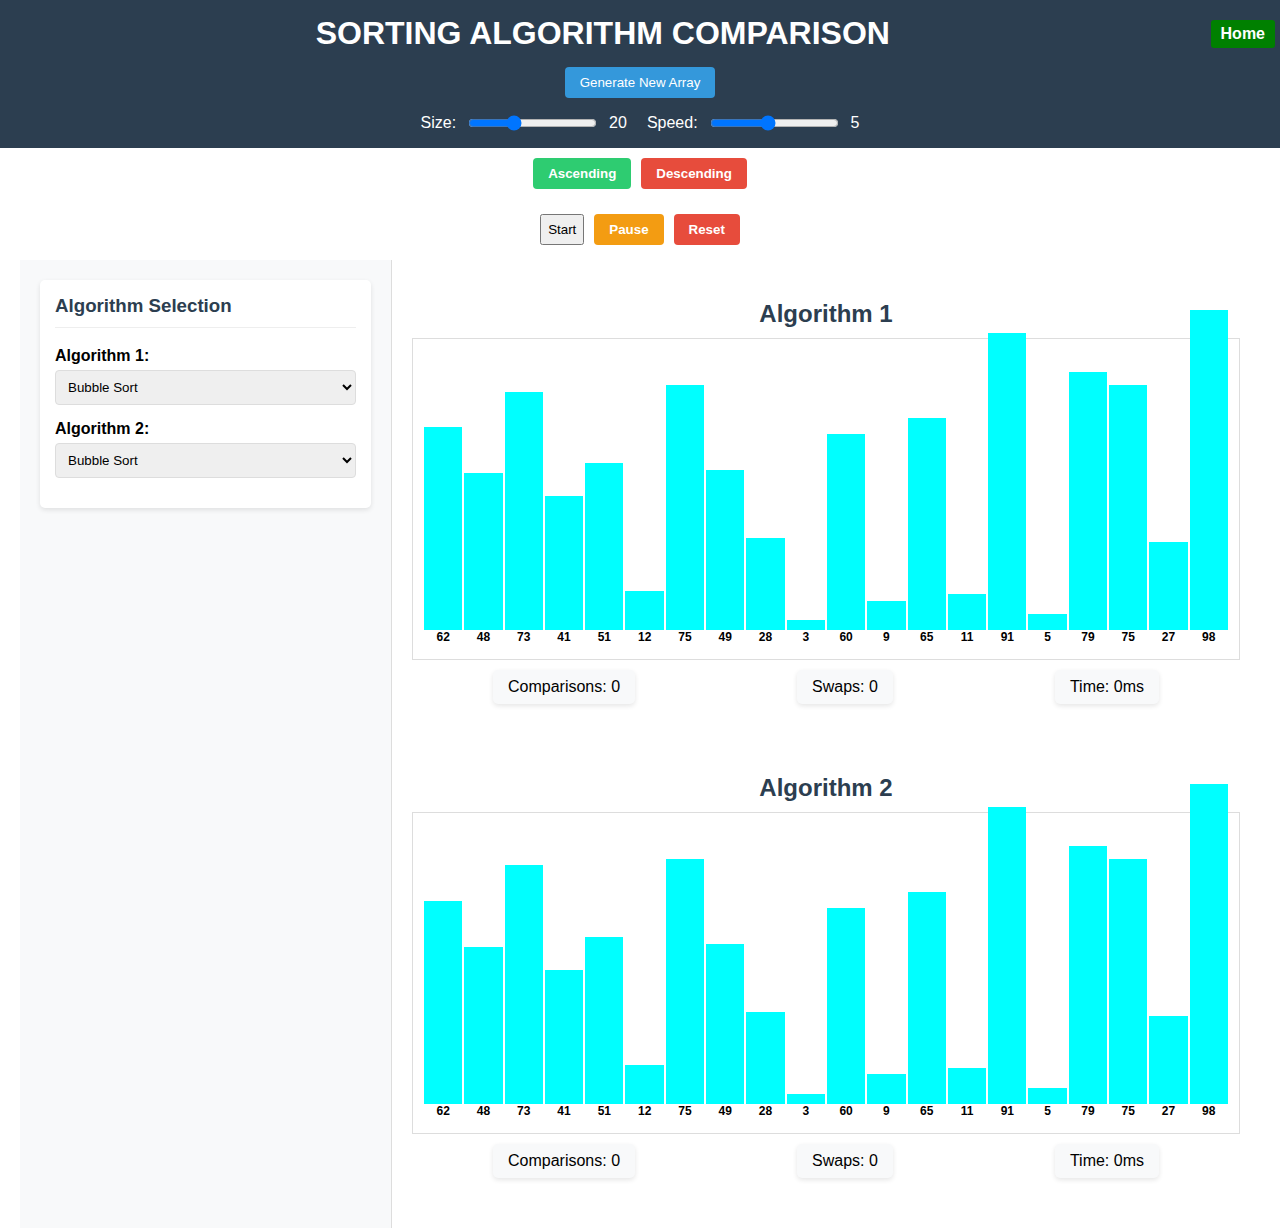
<file: Sorting/compare/index.html>
<!DOCTYPE html>
<html lang="en">
<head>
    <meta charset="UTF-8">
    <meta http-equiv="X-UA-Compatible" content="IE=edge">
    <meta name="viewport" content="width=device-width, initial-scale=1.0">
    <title>Sorting Algorithm Comparison</title>
    <style>
        body {
            margin: 0;
            padding: 0;
            font-family: 'Poppins', sans-serif;
            overflow-x: hidden;
        }

        #fullbody {
            display: flex;
            flex-direction: column;
            min-height: 100vh;
        }

        #mainlink {
            float: right;
            padding: 5px 10px;
            margin: 5px;
            background-color: green;
            color: white;
            border: none;
            border-radius: 3px;
            cursor: pointer;
        }

        #mainlink a {
            color: white;
            text-decoration: none;
            font-weight: bold;
        }

        #mainlink:hover {
            background-color: darkgreen;
        }

        header {
            background-color: #2c3e50;
            color: white;
            padding: 15px 0;
            text-align: center;
        }

        #name {
            margin: 0;
            font-size: 2rem;
        }

        #basic_btn {
            margin-top: 15px;
        }

        .gen {
            display: flex;
            justify-content: center;
            gap: 15px;
            margin-bottom: 15px;
        }

        #generate {
            padding: 8px 15px;
            background-color: #3498db;
            color: white;
            border: none;
            border-radius: 4px;
            cursor: pointer;
        }

        .sizespeed {
            display: flex;
            justify-content: center;
            gap: 20px;
            flex-wrap: wrap;
        }

        .array_range, .array_speed {
            display: flex;
            align-items: center;
            gap: 10px;
        }

        #maximize-btn {
            padding: 8px 15px;
            background-color: #1abc9c;
            color: white;
            border: none;
            border-radius: 4px;
            cursor: pointer;
            margin-left: 10px;
        }

        #sort-order-buttons {
            display: flex;
            justify-content: center;
            gap: 10px;
            margin: 10px 0;
        }

        #ascending-btn, #descending-btn {
            padding: 8px 15px;
            border: none;
            border-radius: 4px;
            cursor: pointer;
            font-weight: bold;
        }

        #ascending-btn {
            background-color: #2ecc71;
            color: white;
        }

        #descending-btn {
            background-color: #e74c3c;
            color: white;
        }

        #control-buttons {
            display: flex;
            justify-content: center;
            gap: 10px;
            margin: 15px 0;
        }

        #pause-btn, #reset-btn {
            padding: 8px 15px;
            border: none;
            border-radius: 4px;
            cursor: pointer;
            font-weight: bold;
        }

        #pause-btn {
            background-color: #f39c12;
            color: white;
        }

        #reset-btn {
            background-color: #e74c3c;
            color: white;
        }

        #counters {
            display: flex;
            justify-content: space-around;
            margin: 10px 0;
        }

        .counter-box {
            background-color: #f8f9fa;
            padding: 8px 15px;
            border-radius: 5px;
            box-shadow: 0 2px 5px rgba(0,0,0,0.1);
            display: flex;
            gap: 5px;
        }

        .counter-box span:first-child {
            font-weight: bold;
        }

        #main-content {
            display: flex;
            flex: 1;
            padding: 0 20px;
        }

        #info-panel {
            width: 30%;
            padding: 20px;
            box-sizing: border-box;
            background-color: #f8f9fa;
            border-right: 1px solid #ddd;
            display: flex;
            flex-direction: column;
        }

        #algorithm-selection {
            background-color: white;
            border-radius: 5px;
            padding: 15px;
            margin-bottom: 20px;
            box-shadow: 0 2px 5px rgba(0,0,0,0.1);
        }

        #algorithm-selection h3 {
            margin-top: 0;
            color: #2c3e50;
            border-bottom: 1px solid #eee;
            padding-bottom: 10px;
        }

        .algorithm-selector {
            margin-bottom: 15px;
        }

        .algorithm-selector label {
            display: block;
            margin-bottom: 5px;
            font-weight: bold;
        }

        .algorithm-selector select {
            width: 100%;
            padding: 8px;
            border-radius: 4px;
            border: 1px solid #ddd;
        }

        #visualization {
            display: flex;
            flex-direction: column;
             width: 70%;
            padding: 20px;
            box-sizing: border-box;
            gap: 20px;
        }

        .algorithm-container {
            margin-bottom: 30px;
        }

        .algorithm-container h2 {
            text-align: center;
            margin-bottom: 10px;
            color: #2c3e50;
        }

        .mainbody {
            display: flex;
            align-items: flex-end;
            height: 300px;
            position: relative;
            border: 1px solid #ddd;
            padding: 10px;
            background-color: white;
        }

        .bar-container {
            display: flex;
            flex-direction: column;
            align-items: center;
            margin: 0 1px;
            position: relative;
            justify-content: flex-end;
            flex: 1;
        }

        .bar {
            width: 100%;
            background: cyan;
            transition: height 0.1s ease, background-color 0.1s ease;
            position: relative;
        }

        .bar-number {
            font-weight: bold;
            color: black;
            margin-bottom: 5px;
            text-align: center;
            white-space: nowrap;
            font-size: 12px;
        }

        .comparison-arrow {
            color: red;
            font-size: 20px;
            font-weight: bold;
            position: absolute;
            bottom: 0;
            z-index: 10;
            text-shadow: 0 0 3px rgba(0,0,0,0.5);
            left: 50%;
            transform: translateX(-50%);
        }

        .algorithm-stats {
            display: flex;
            justify-content: space-around;
            margin-top: 10px;
        }

        .stat-box {
            background-color: #f8f9fa;
            padding: 8px 15px;
            border-radius: 5px;
            box-shadow: 0 2px 5px rgba(0,0,0,0.1);
        }

        @media (max-width: 768px) {
            #main-content {
                flex-direction: column;
            }
            #info-panel, #visualization {
                width: 100%;
            }
            #info-panel {
                border-right: none;
                border-bottom: 1px solid #ddd;
            }
        }
    </style>
</head>
<body>
    <section id="fullbody">
        <header>
             <div id="mainlink">
                <a href="../../index.html">Home</a>
            </div>
            <h1 id="name">SORTING ALGORITHM COMPARISON</h1>
            <div id="basic_btn">
                <div class="gen">
                    <button id="generate">Generate New Array</button>
                </div>
                <div class="sizespeed">
                    <div class="array_range">
                        <span>Size: </span>
                        <input type="range" id="size_slider" min="5" max="50" value="20">
                        <span id="size_value">20</span>
                    </div>
                    <div class="array_speed">
                        <span>Speed: </span>
                        <input type="range" id="speed_slider" min="1" max="10" value="5">
                        <span id="speed_value">5</span>
                    </div>
                </div>
            </div>
        </header>

        <div id="sort-order-buttons">
            <button id="ascending-btn">Ascending</button>
            <button id="descending-btn">Descending</button>
        </div>

        <div id="control-buttons">
            <button id="start-btn">Start</button>
            <button id="pause-btn">Pause</button>
            <button id="reset-btn">Reset</button>
        </div>

        <div id="main-content">
            <div id="info-panel">
                <div id="algorithm-selection">
                    <h3>Algorithm Selection</h3>
                    <div class="algorithm-selector">
                        <label for="algorithm1">Algorithm 1:</label>
                        <select id="algorithm1">
                            <option value="bubble">Bubble Sort</option>
                            <option value="insertion">Insertion Sort</option>
                            <option value="selection">Selection Sort</option>
                            <option value="merge">Merge Sort</option>
                            <option value="quick">Quick Sort</option>
                        </select>
                    </div>
                    <div class="algorithm-selector">
                        <label for="algorithm2">Algorithm 2:</label>
                        <select id="algorithm2">
                            <option value="bubble">Bubble Sort</option>
                            <option value="insertion">Insertion Sort</option>
                            <option value="selection">Selection Sort</option>
                            <option value="merge">Merge Sort</option>
                            <option value="quick">Quick Sort</option>
                        </select>
                    </div>
                </div>
            </div>
            <div id="visualization">
                <div class="algorithm-container">
                    <h2 id="algorithm1-title">Algorithm 1</h2>
                    <div class="mainbody" id="mainbody1"></div>
                    <div class="algorithm-stats">
                        <div class="stat-box">
                            <span>Comparisons: </span>
                            <span id="comparisons1">0</span>
                        </div>
                        <div class="stat-box">
                            <span>Swaps: </span>
                            <span id="swaps1">0</span>
                        </div>
                        <div class="stat-box">
                            <span>Time: </span>
                            <span id="time1">0</span>ms
                        </div>
                    </div>
                </div>
                <div class="algorithm-container">
                    <h2 id="algorithm2-title">Algorithm 2</h2>
                    <div class="mainbody" id="mainbody2"></div>
                    <div class="algorithm-stats">
                        <div class="stat-box">
                            <span>Comparisons: </span>
                            <span id="comparisons2">0</span>
                        </div>
                        <div class="stat-box">
                            <span>Swaps: </span>
                            <span id="swaps2">0</span>
                        </div>
                        <div class="stat-box">
                            <span>Time: </span>
                            <span id="time2">0</span>ms
                        </div>
                    </div>
                </div>
            </div>
        </div>
    </section>

    <script src="script.js" type="module"></script>
</body>
</html>
</file>
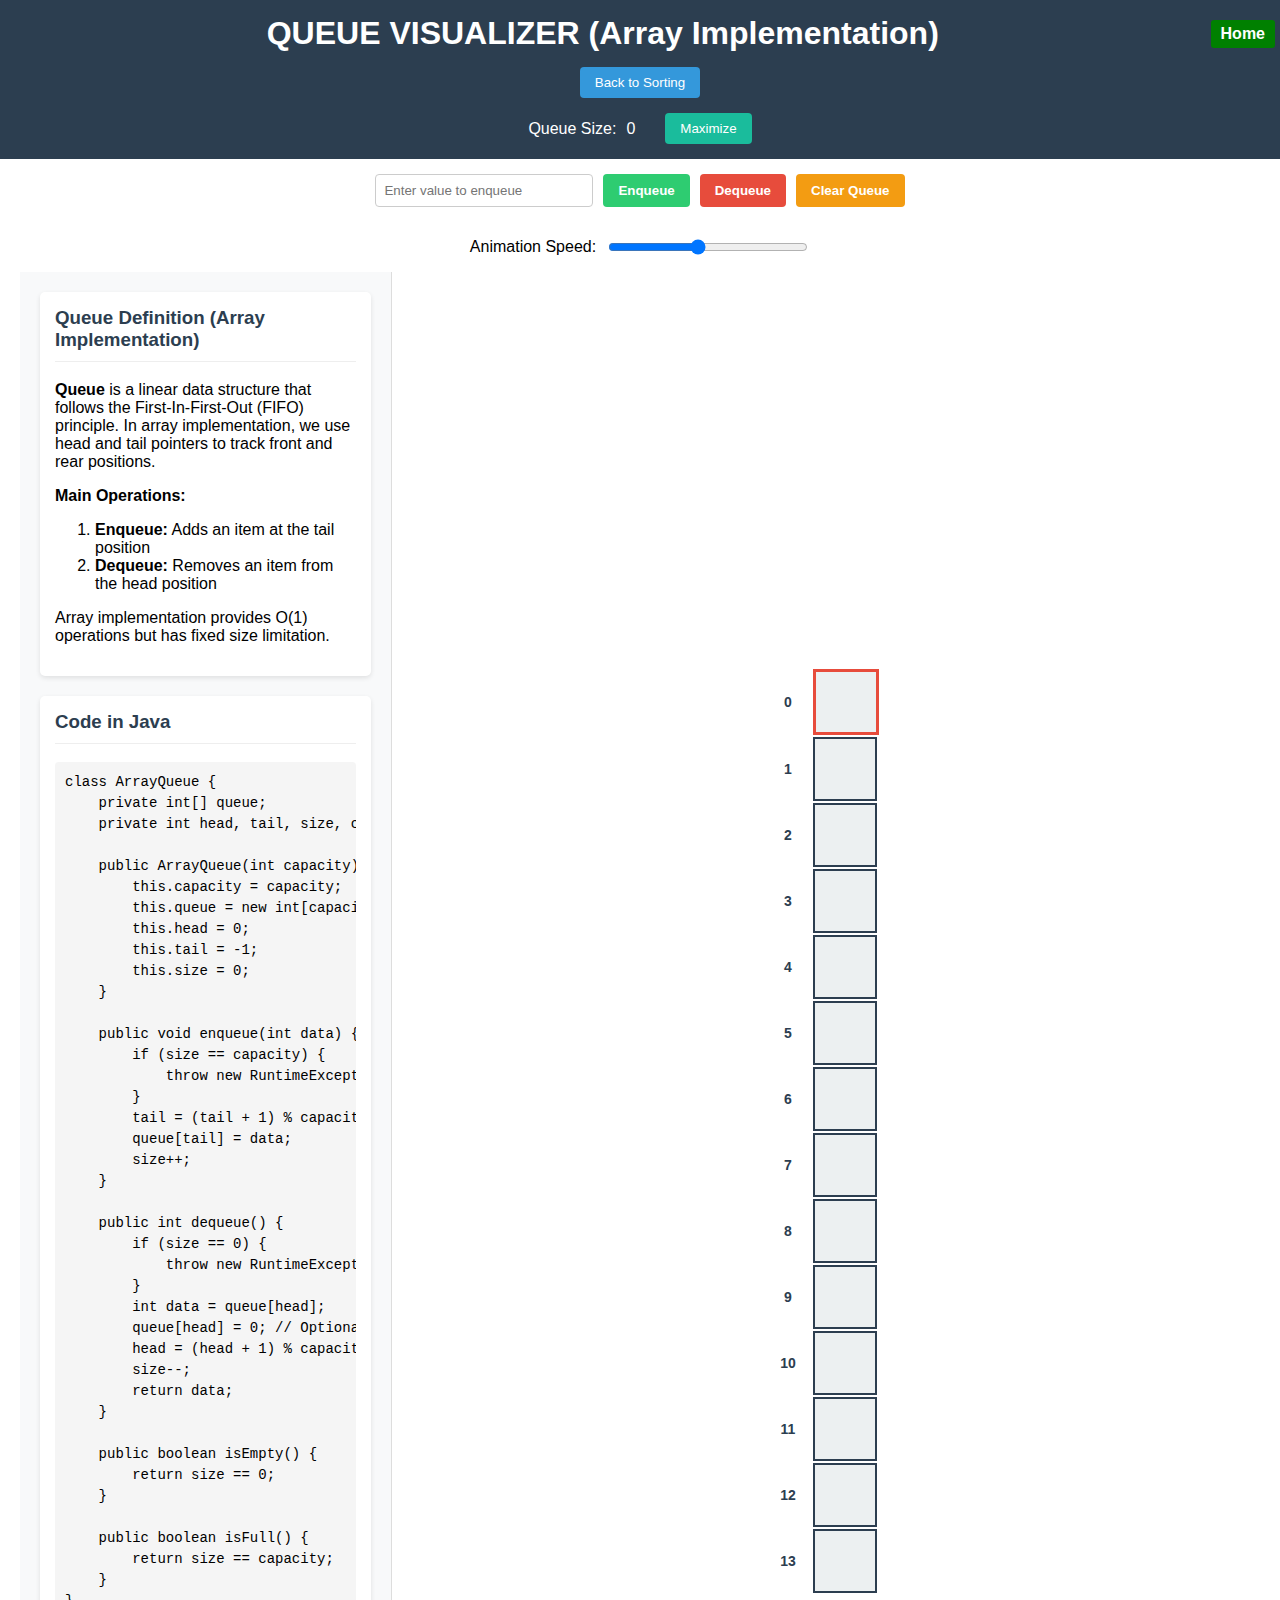
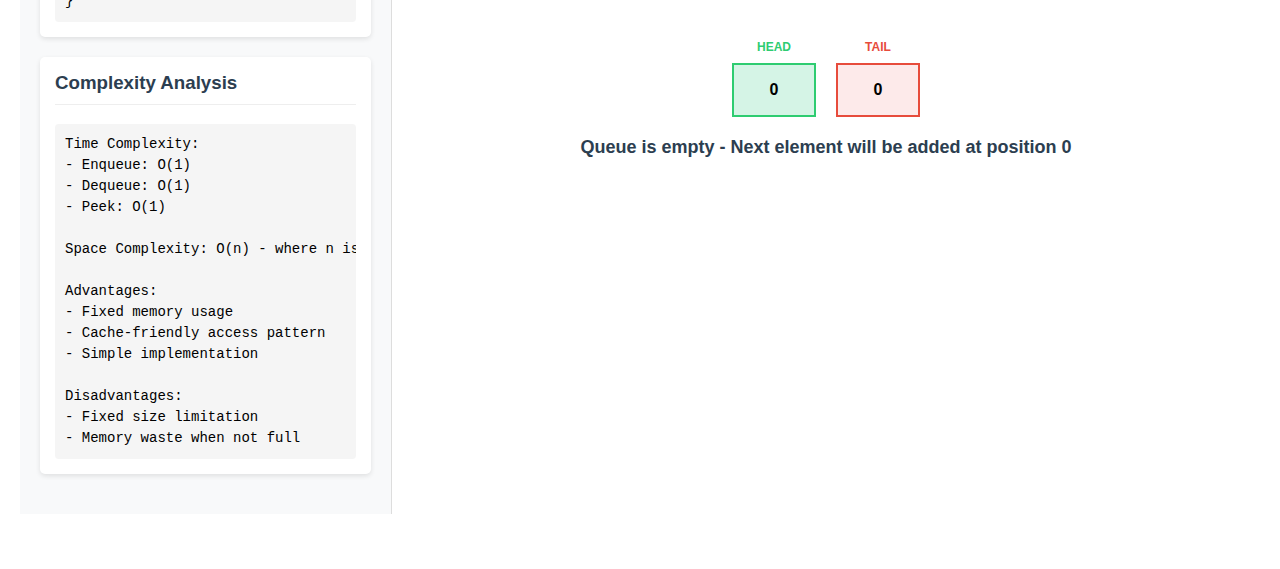
<file: Sorting/queue.html>
<!DOCTYPE html>
<html lang="en">
<head>
    <meta charset="UTF-8">
    <meta http-equiv="X-UA-Compatible" content="IE=edge">
    <meta name="viewport" content="width=device-width, initial-scale=1.0">
    <title>Queue Visualizer (Array Implementation)</title>
    <style>
        body {
            margin: 0;
            padding: 0;
            font-family: 'Poppins', sans-serif;
            overflow-x: hidden;
        }

        #fullbody {
            display: flex;
            flex-direction: column;
            min-height: 100vh;
        }

        #mainlink {
            float: right;
            padding: 5px 10px;
            margin: 5px;
            background-color: green;
            color: white;
            border: none;
            border-radius: 3px;
            cursor: pointer;
        }

        #mainlink a {
            color: white;
            text-decoration: none;
            font-weight: bold;
        }

        #mainlink:hover {
            background-color: darkgreen;
        }

        header {
            background-color: #2c3e50;
            color: white;
            padding: 15px 0;
            text-align: center;
        }

        #name {
            margin: 0;
            font-size: 2rem;
        }

        #basic_btn {
            margin-top: 15px;
        }

        .gen {
            display: flex;
            justify-content: center;
            gap: 15px;
            margin-bottom: 15px;
        }

        #back-btn {
            padding: 8px 15px;
            background-color: #3498db;
            color: white;
            border: none;
            border-radius: 4px;
            cursor: pointer;
        }

        .sizespeed {
            display: flex;
            justify-content: center;
            gap: 20px;
            flex-wrap: wrap;
        }

        .array_range {
            display: flex;
            align-items: center;
            gap: 10px;
        }

        #maximize-btn {
            padding: 8px 15px;
            background-color: #1abc9c;
            color: white;
            border: none;
            border-radius: 4px;
            cursor: pointer;
            margin-left: 10px;
        }

        #control-buttons {
            display: flex;
            justify-content: center;
            gap: 10px;
            margin: 15px 0;
        }

        #enqueue-btn, #dequeue-btn, #clear-btn {
            padding: 8px 15px;
            border: none;
            border-radius: 4px;
            cursor: pointer;
            font-weight: bold;
        }

        #enqueue-btn {
            background-color: #2ecc71;
            color: white;
        }

        #dequeue-btn {
            background-color: #e74c3c;
            color: white;
        }

        #clear-btn {
            background-color: #f39c12;
            color: white;
        }

        #input-container {
            display: flex;
            justify-content: center;
            gap: 10px;
            margin: 15px 0;
        }

        #queue-input {
            padding: 8px;
            width: 200px;
            border: 1px solid #ccc;
            border-radius: 4px;
        }

        #speed-control {
            display: flex;
            justify-content: center;
            align-items: center;
            gap: 10px;
            margin: 15px 0;
        }

        #speed-slider {
            width: 200px;
        }

        #main-content {
            display: flex;
            flex: 1;
            padding: 0 20px;
        }

        #info-panel {
            width: 30%;
            padding: 20px;
            box-sizing: border-box;
            background-color: #f8f9fa;
            border-right: 1px solid #ddd;
            display: flex;
            flex-direction: column;
            transition: all 0.3s ease;
        }

        #definition-panel, #code-panel, #complexity-panel {
            background-color: white;
            border-radius: 5px;
            padding: 15px;
            margin-bottom: 20px;
            box-shadow: 0 2px 5px rgba(0,0,0,0.1);
        }

        #visualization {
            width: 70%;
            padding: 20px;
            box-sizing: border-box;
            display: flex;
            flex-direction: column;
            transition: all 0.3s ease;
        }

        #queue-container {
            flex: 1;
            min-height: 400px;
            position: relative;
            display: flex;
            flex-direction: column;
            align-items: center;
            justify-content: center;
        }

        #array-container {
            position: relative;
            margin: 40px 0;
        }

        .array-container {
            display: flex;
            flex-direction: column;
            align-items: center;
            gap: 20px;
        }

        .array-boxes {
            display: flex;
            flex-direction: column;
            gap: 2px;
        }

        .array-row {
            display: flex;
            align-items: center;
            gap: 10px;
        }

        .array-box {
            width: 60px;
            height: 60px;
            border: 2px solid #2c3e50;
            display: flex;
            align-items: center;
            justify-content: center;
            font-weight: bold;
            font-size: 16px;
            background-color: #ecf0f1;
            position: relative;
            transition: all 0.5s ease;
        }

        .array-box.filled {
            background-color: #3498db;
            color: white;
        }

        .array-box.head-position {
            border-color: #2ecc71;
            border-width: 3px;
        }

        .array-box.tail-position {
            border-color: #e74c3c;
            border-width: 3px;
        }

        .array-index {
            width: 30px;
            height: 60px;
            display: flex;
            align-items: center;
            justify-content: center;
            font-weight: bold;
            color: #2c3e50;
            font-size: 14px;
        }

        .pointer-container {
            display: flex;
            gap: 20px;
            margin-top: 30px;
        }

        .pointer-box {
            width: 80px;
            height: 50px;
            border: 2px solid #2c3e50;
            display: flex;
            align-items: center;
            justify-content: center;
            font-weight: bold;
            font-size: 16px;
            background-color: #f8f9fa;
            position: relative;
        }

        .pointer-box.head {
            border-color: #2ecc71;
            background-color: #d5f4e6;
        }

        .pointer-box.tail {
            border-color: #e74c3c;
            background-color: #fdeaea;
        }

        .pointer-label {
            position: absolute;
            top: -25px;
            font-size: 12px;
            font-weight: bold;
        }

        .pointer-box.head .pointer-label {
            color: #2ecc71;
        }

        .pointer-box.tail .pointer-label {
            color: #e74c3c;
        }

        #status {
            text-align: center;
            font-weight: bold;
            margin-top: 20px;
            color: #2c3e50;
            font-size: 18px;
        }

        .panel-title {
            margin-top: 0;
            color: #2c3e50;
            border-bottom: 1px solid #eee;
            padding-bottom: 10px;
        }

        pre {
            margin: 0;
            overflow-x: auto;
            background-color: #f5f5f5;
            padding: 10px;
            border-radius: 4px;
            font-family: 'Courier New', Courier, monospace;
            font-size: 14px;
            line-height: 1.5;
        }

        .maximized #info-panel {
            display: none;
        }

        .maximized #visualization {
            width: 100%;
        }

        .animate-enqueue {
            animation: enqueueAnimation 0.5s ease-in-out;
        }

        .animate-dequeue {
            animation: dequeueAnimation 0.5s ease-in-out;
        }

        @keyframes enqueueAnimation {
            0% {
                transform: scale(1.2);
                background-color: #2ecc71;
            }
            50% {
                transform: scale(1.4);
                background-color: #27ae60;
            }
            100% {
                transform: scale(1);
                background-color: #3498db;
            }
        }

        @keyframes dequeueAnimation {
            0% {
                transform: scale(1);
                background-color: #3498db;
            }
            50% {
                transform: scale(1.2);
                background-color: #e74c3c;
            }
            100% {
                transform: scale(1);
                background-color: #ecf0f1;
            }
        }

        @media (max-width: 768px) {
            #main-content {
                flex-direction: column;
            }
            #info-panel, #visualization {
                width: 100%;
            }
            #info-panel {
                border-right: none;
                border-bottom: 1px solid #ddd;
            }
            
            .array-box {
                width: 45px;
                height: 45px;
                font-size: 14px;
            }
            
            .array-index {
                width: 45px;
                height: 45px;
                font-size: 12px;
            }
        }
    </style>
</head>
<body>
    <section id="fullbody">
        <header>
            <div id="mainlink">
                <a href="../../index.html">Home</a>
            </div>
            <h1 id="name"><span class="big">Q</span>UEUE <span class="big">VISUALIZER</span> (Array Implementation)</h1>
            <div id="basic_btn">
                <div class="gen">
                    <button id="back-btn">Back to Sorting</button>
                </div>
                <div class="sizespeed">
                    <div class="array_range">
                        <span>Queue Size: </span>
                        <span id="size_value">0</span>
                    </div>
                    <button id="maximize-btn">Maximize</button>
                </div>
            </div>
        </header>

        <div id="input-container">
            <input type="text" id="queue-input" placeholder="Enter value to enqueue">
            <button id="enqueue-btn">Enqueue</button>
            <button id="dequeue-btn">Dequeue</button>
            <button id="clear-btn">Clear Queue</button>
        </div>

        <div id="speed-control">
            <span>Animation Speed:</span>
            <input type="range" id="speed-slider" min="1" max="10" value="5">
        </div>

        <div id="main-content">
            <div id="info-panel">
                <div id="definition-panel">
                    <h3 class="panel-title">Queue Definition (Array Implementation)</h3>
                    <div id="algorithm-definition">
                        <p><strong>Queue</strong> is a linear data structure that follows the First-In-First-Out (FIFO) principle. In array implementation, we use head and tail pointers to track front and rear positions.</p>
                        <p><strong>Main Operations:</strong></p>
                        <ol>
                            <li><strong>Enqueue:</strong> Adds an item at the tail position</li>
                            <li><strong>Dequeue:</strong> Removes an item from the head position</li>
                        </ol>
                        <p>Array implementation provides O(1) operations but has fixed size limitation.</p>
                    </div>
                </div>
                <div id="code-panel">
                    <h3 class="panel-title">Code in Java</h3>
                    <pre id="code_java"><code>class ArrayQueue {
    private int[] queue;
    private int head, tail, size, capacity;
    
    public ArrayQueue(int capacity) {
        this.capacity = capacity;
        this.queue = new int[capacity];
        this.head = 0;
        this.tail = -1;
        this.size = 0;
    }
    
    public void enqueue(int data) {
        if (size == capacity) {
            throw new RuntimeException("Queue is full");
        }
        tail = (tail + 1) % capacity;
        queue[tail] = data;
        size++;
    }
    
    public int dequeue() {
        if (size == 0) {
            throw new RuntimeException("Queue is empty");
        }
        int data = queue[head];
        queue[head] = 0; // Optional: clear the slot
        head = (head + 1) % capacity;
        size--;
        return data;
    }
    
    public boolean isEmpty() {
        return size == 0;
    }
    
    public boolean isFull() {
        return size == capacity;
    }
}</code></pre>
                </div>
                <div id="complexity-panel">
                    <h3 class="panel-title">Complexity Analysis</h3>
                    <pre id="time"><code>Time Complexity:
- Enqueue: O(1)
- Dequeue: O(1)
- Peek: O(1)

Space Complexity: O(n) - where n is the capacity of array

Advantages:
- Fixed memory usage
- Cache-friendly access pattern
- Simple implementation

Disadvantages:
- Fixed size limitation
- Memory waste when not full</code></pre>
                </div>
            </div>
                            <div id="visualization">
                <div id="queue-container">
                    <div id="array-container">
                        <div class="array-boxes" id="array-boxes"></div>
                    </div>
                    <div class="pointer-container">
                        <div class="pointer-box head">
                            <div class="pointer-label">HEAD</div>
                            <span id="head-value">0</span>
                        </div>
                        <div class="pointer-box tail">
                            <div class="pointer-label">TAIL</div>
                            <span id="tail-value">0</span>
                        </div>
                    </div>
                    <div id="status">Queue is empty</div>
                </div>
            </div>
        </div>
    </section>

    <script>
        const queueVisual = document.querySelector("#array-container");
        const arrayBoxes = document.querySelector("#array-boxes");
        const arrayIndices = document.querySelector("#array-indices");
        const sizeValue = document.querySelector("#size_value");
        const queueInput = document.querySelector("#queue-input");
        const enqueueBtn = document.querySelector("#enqueue-btn");
        const dequeueBtn = document.querySelector("#dequeue-btn");
        const clearBtn = document.querySelector("#clear-btn");
        const backBtn = document.querySelector("#back-btn");
        const maximizeBtn = document.querySelector("#maximize-btn");
        const statusDisplay = document.querySelector("#status");
        const speedSlider = document.querySelector("#speed-slider");
        const headValue = document.querySelector("#head-value");
        const tailValue = document.querySelector("#tail-value");

        class ArrayQueue {
            constructor(capacity = 14) {
                this.capacity = capacity;
                this.queue = new Array(capacity).fill(null);
                this.head = 0;
                this.tail = 0;  // Start tail at 0 instead of -1
                this.size = 0;
            }

            enqueue(value) {
                if (this.size === this.capacity) {
                    throw new Error("Queue is full");
                }
                this.queue[this.tail] = value;
                this.tail = (this.tail + 1) % this.capacity;
                this.size++;
            }

            dequeue() {
                if (this.size === 0) {
                    throw new Error("Queue is empty");
                }
                const value = this.queue[this.head];
                this.queue[this.head] = null;
                this.head = (this.head + 1) % this.capacity;
                this.size--;
                return value;
            }

            clear() {
                this.queue.fill(null);
                this.head = 0;
                this.tail = 0;  // Reset tail to 0
                this.size = 0;
            }

            isEmpty() {
                return this.size === 0;
            }

            isFull() {
                return this.size === this.capacity;
            }

            getCurrentTailPosition() {
                // Return the position where the next element would be inserted
                return this.size === 0 ? 0 : this.tail;
            }
        }

        const queue = new ArrayQueue(14);
        let animationSpeed = 500; // Default speed
        let isAnimating = false;

        function initializeVisualization() {
            // Create array boxes (0-13) vertically with numbers beside each box
            arrayBoxes.innerHTML = '';
            
            for (let i = 0; i < 14; i++) {
                // Create row container
                const row = document.createElement('div');
                row.className = 'array-row';
                
                // Create index number
                const index = document.createElement('div');
                index.className = 'array-index';
                index.textContent = i;
                
                // Create box
                const box = document.createElement('div');
                box.className = 'array-box';
                box.id = `box-${i}`;
                
                // Add index and box to row
                row.appendChild(index);
                row.appendChild(box);
                
                // Add row to container
                arrayBoxes.appendChild(row);
            }
            
            updateVisualization();
        }

        function updateVisualization() {
            // Update size display
            sizeValue.textContent = queue.size;
            
            // Update head and tail displays
            headValue.textContent = queue.isEmpty() ? '0' : queue.head;
            tailValue.textContent = queue.getCurrentTailPosition();
            
            // Update array boxes
            for (let i = 0; i < 14; i++) {
                const box = document.getElementById(`box-${i}`);
                box.className = 'array-box';
                box.textContent = '';
                
                if (queue.queue[i] !== null) {
                    box.classList.add('filled');
                    box.textContent = queue.queue[i];
                }
                
                // Highlight head and tail positions
                if (!queue.isEmpty()) {
                    if (i === queue.head) {
                        box.classList.add('head-position');
                    }
                }
                
                // Always show tail position (where next element will go)
                if (i === queue.getCurrentTailPosition()) {
                    box.classList.add('tail-position');
                }
            }
            
            // Update status
            if (queue.isEmpty()) {
                statusDisplay.textContent = "Queue is empty - Next element will be added at position 0";
            } else if (queue.isFull()) {
                statusDisplay.textContent = "Queue is full";
            } else {
                statusDisplay.textContent = `Queue has ${queue.size} element(s) - Next element will be added at position ${queue.getCurrentTailPosition()}`;
            }
        }

        async function animateEnqueue(value) {
            if (isAnimating) return;
            isAnimating = true;
            
            try {
                if (queue.isFull()) {
                    alert("Queue is full! Cannot enqueue more elements.");
                    return;
                }
                
                statusDisplay.textContent = `Enqueuing ${value}...`;
                
                // Get current tail position (where element will be added)
                const tailPosition = queue.getCurrentTailPosition();
                const box = document.getElementById(`box-${tailPosition}`);
                
                // Add enqueue animation
                box.classList.add('animate-enqueue');
                
                // Perform enqueue operation
                queue.enqueue(value);
                
                // Wait for animation
                await new Promise(resolve => setTimeout(resolve, animationSpeed));
                
                // Remove animation class
                box.classList.remove('animate-enqueue');
                
                // Update visualization
                updateVisualization();
                
                statusDisplay.textContent = `Enqueued ${value} at position ${tailPosition}`;
                
            } catch (error) {
                statusDisplay.textContent = error.message;
            } finally {
                isAnimating = false;
            }
        }

        async function animateDequeue() {
            if (isAnimating) return;
            isAnimating = true;
            
            try {
                if (queue.isEmpty()) {
                    alert("Queue is empty! Cannot dequeue.");
                    return;
                }
                
                statusDisplay.textContent = "Dequeuing...";
                
                const currentHead = queue.head;
                const box = document.getElementById(`box-${currentHead}`);
                const value = queue.queue[currentHead];
                
                // Add dequeue animation
                box.classList.add('animate-dequeue');
                
                // Wait for animation
                await new Promise(resolve => setTimeout(resolve, animationSpeed));
                
                // Perform dequeue operation
                queue.dequeue();
                
                // Remove animation class
                box.classList.remove('animate-dequeue');
                
                // Update visualization
                updateVisualization();
                
                statusDisplay.textContent = `Dequeued ${value} from position ${currentHead}`;
                
            } catch (error) {
                statusDisplay.textContent = error.message;
            } finally {
                isAnimating = false;
            }
        }

        function clearQueue() {
            if (queue.isEmpty()) {
                alert("Queue is already empty");
                return;
            }
            
            if (confirm("Are you sure you want to clear the queue?")) {
                queue.clear();
                updateVisualization();
                statusDisplay.textContent = "Queue cleared";
            }
        }

        // Event listeners
        enqueueBtn.addEventListener('click', function() {
            const value = queueInput.value.trim();
            if (value === "") {
                alert("Please enter a value to enqueue");
                return;
            }
            if (isNaN(value)) {
                alert("Please enter a valid number");
                return;
            }
            animateEnqueue(parseInt(value));
            queueInput.value = "";
        });

        dequeueBtn.addEventListener('click', animateDequeue);
        clearBtn.addEventListener('click', clearQueue);

        // Allow pressing Enter to enqueue
        queueInput.addEventListener('keypress', function(e) {
            if (e.key === 'Enter') {
                const value = queueInput.value.trim();
                if (value !== "" && !isNaN(value)) {
                    animateEnqueue(parseInt(value));
                    queueInput.value = "";
                }
            }
        });

        // Animation speed control
        speedSlider.addEventListener('input', function() {
            animationSpeed = 1000 - (this.value * 90);
        });

        // Back button
        backBtn.addEventListener('click', function() {
            window.location.href = 'sorting.html';
        });

        // Maximize button
        maximizeBtn.addEventListener('click', function() {
            document.getElementById('fullbody').classList.toggle('maximized');
            this.textContent = document.getElementById('fullbody').classList.contains('maximized') ? 
                'Minimize' : 'Maximize';
        });

        // Initialize the visualization
        initializeVisualization();
    </script>
</body>
</html>
</file>
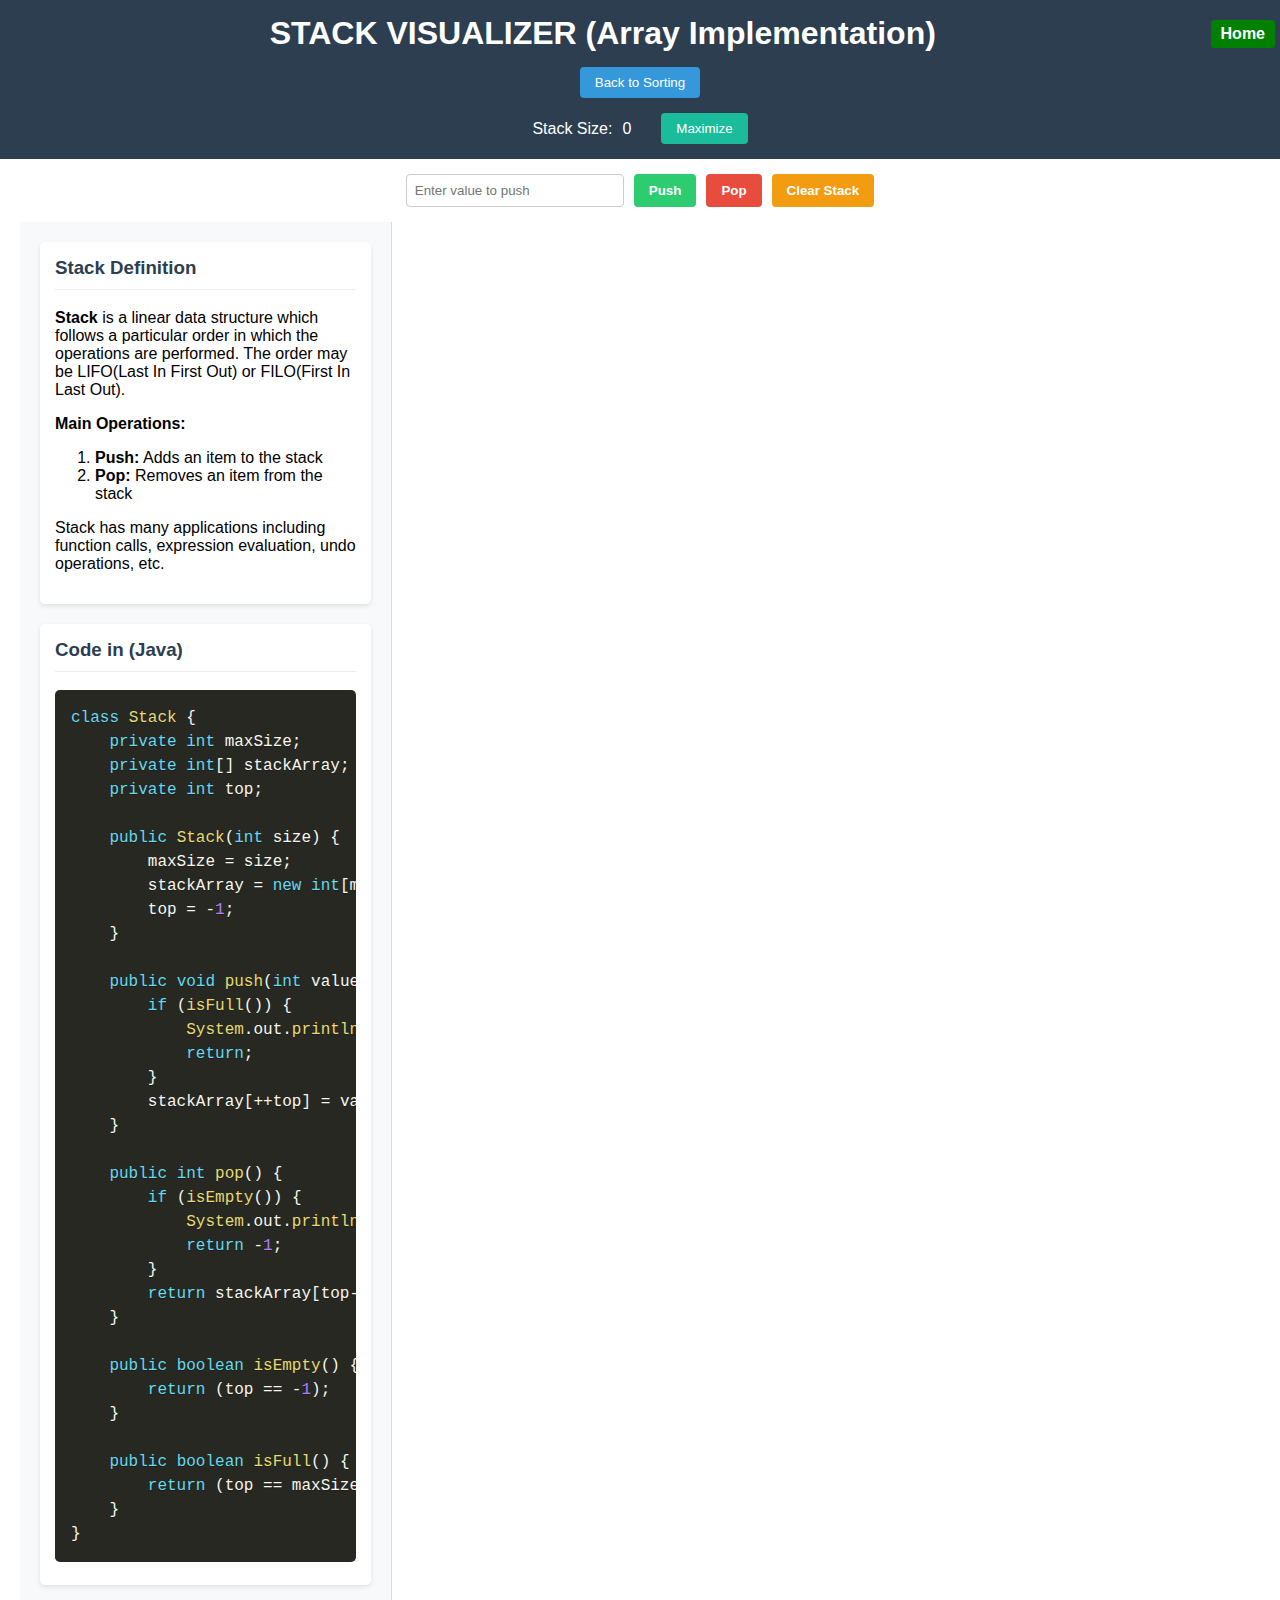
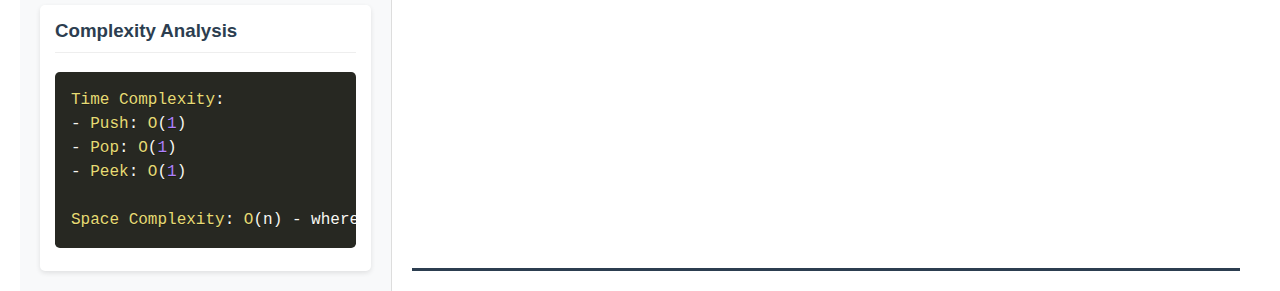
<file: Sorting/stack.html>
<!DOCTYPE html>
<html lang="en">
<head>
    <meta charset="UTF-8">
    <meta http-equiv="X-UA-Compatible" content="IE=edge">
    <meta name="viewport" content="width=device-width, initial-scale=1.0">
    <link rel="stylesheet" href="prism.css">
    <title>Stack Visualizer</title>
    <style>
        body {
            margin: 0;
            padding: 0;
            font-family: 'Poppins', sans-serif;
            overflow-x: hidden;
        }

        #fullbody {
            display: flex;
            flex-direction: column;
            min-height: 100vh;
        }

        #mainlink {
            float: right;
            padding: 5px 10px;
            margin: 5px;
            background-color: green;
            color: white;
            border: none;
            border-radius: 3px;
            cursor: pointer;
        }

        #mainlink a {
            color: white;
            text-decoration: none;
            font-weight: bold;
        }

        #mainlink:hover {
            background-color: darkgreen;
        }

        header {
            background-color: #2c3e50;
            color: white;
            padding: 15px 0;
            text-align: center;
        }

        #name {
            margin: 0;
            font-size: 2rem;
        }

        #basic_btn {
            margin-top: 15px;
        }

        .gen {
            display: flex;
            justify-content: center;
            gap: 15px;
            margin-bottom: 15px;
        }

        #back-btn {
            padding: 8px 15px;
            background-color: #3498db;
            color: white;
            border: none;
            border-radius: 4px;
            cursor: pointer;
        }

        .sizespeed {
            display: flex;
            justify-content: center;
            gap: 20px;
            flex-wrap: wrap;
        }

        .array_range {
            display: flex;
            align-items: center;
            gap: 10px;
        }

        #maximize-btn {
            padding: 8px 15px;
            background-color: #1abc9c;
            color: white;
            border: none;
            border-radius: 4px;
            cursor: pointer;
            margin-left: 10px;
        }

        #control-buttons {
            display: flex;
            justify-content: center;
            gap: 10px;
            margin: 15px 0;
        }

        #push-btn, #pop-btn, #clear-btn {
            padding: 8px 15px;
            border: none;
            border-radius: 4px;
            cursor: pointer;
            font-weight: bold;
        }

        #push-btn {
            background-color: #2ecc71;
            color: white;
        }

        #pop-btn {
            background-color: #e74c3c;
            color: white;
        }

        #clear-btn {
            background-color: #f39c12;
            color: white;
        }

        #input-container {
            display: flex;
            justify-content: center;
            gap: 10px;
            margin: 15px 0;
        }

        #stack-input {
            padding: 8px;
            width: 200px;
            border: 1px solid #ccc;
            border-radius: 4px;
        }

        #main-content {
            display: flex;
            flex: 1;
            padding: 0 20px;
        }

        #info-panel {
            width: 30%;
            padding: 20px;
            box-sizing: border-box;
            background-color: #f8f9fa;
            border-right: 1px solid #ddd;
            display: flex;
            flex-direction: column;
            transition: all 0.3s ease;
        }

        #definition-panel {
            background-color: white;
            border-radius: 5px;
            padding: 15px;
            margin-bottom: 20px;
            box-shadow: 0 2px 5px rgba(0,0,0,0.1);
            flex: 1;
        }

        #code-panel {
            background-color: white;
            border-radius: 5px;
            padding: 15px;
            margin-bottom: 20px;
            box-shadow: 0 2px 5px rgba(0,0,0,0.1);
            flex: 2;
        }

        #complexity-panel {
            background-color: white;
            border-radius: 5px;
            padding: 15px;
            box-shadow: 0 2px 5px rgba(0,0,0,0.1);
            flex: 1;
        }

        #visualization {
            width: 70%;
            padding: 20px;
            box-sizing: border-box;
            display: flex;
            flex-direction: column;
            transition: all 0.3s ease;
        }

        #mainbody {
            flex: 1;
            display: flex;
            flex-direction: column-reverse;
            align-items: center;
            justify-content: flex-end;
            min-height: 400px;
            position: relative;
            border-bottom: 3px solid #2c3e50;
        }

        .stack-element {
            width: 100px;
            height: 60px;
            background: #3498db;
            margin: 5px 0;
            display: flex;
            align-items: center;
            justify-content: center;
            color: white;
            font-weight: bold;
            border-radius: 5px;
            transition: all 0.3s ease;
            position: relative;
        }

        .stack-element::after {
            content: '';
            position: absolute;
            top: -5px;
            left: 0;
            width: 100%;
            height: 5px;
            background: #2980b9;
            border-radius: 5px 5px 0 0;
        }

        .stack-element.top-element {
            background: #2ecc71;
        }

        .stack-element.top-element::after {
            background: #27ae60;
        }

        .panel-title {
            margin-top: 0;
            color: #2c3e50;
            border-bottom: 1px solid #eee;
            padding-bottom: 10px;
        }

        pre {
            margin: 0;
            overflow-x: auto;
            background-color: #f5f5f5;
            padding: 10px;
            border-radius: 4px;
        }

        .language-java {
            font-family: 'Courier New', Courier, monospace;
            font-size: 14px;
            line-height: 1.5;
        }

        .maximized #info-panel {
            display: none;
        }

        .maximized #visualization {
            width: 100%;
        }

        @media (max-width: 768px) {
            #main-content {
                flex-direction: column;
            }
            #info-panel, #visualization {
                width: 100%;
            }
            #info-panel {
                border-right: none;
                border-bottom: 1px solid #ddd;
            }
        }
    </style>
</head>
<body>
    <section id="fullbody">
        <header>
             <div id="mainlink">
                <a href="../../index.html">Home</a>
            </div>
            <h1 id="name"><span class="big">S</span>TACK <span class="big">VISUALIZER</span> (Array Implementation)</h1>
            <div id="basic_btn">
                <div class="gen">
                    <button id="back-btn">Back to Sorting</button>
                </div>
                <div class="sizespeed">
                    <div class="array_range">
                        <span>Stack Size: </span>
                        <span id="size_value">0</span>
                    </div>
                    <button id="maximize-btn">Maximize</button>
                </div>
            </div>
        </header>

        <div id="input-container">
            <input type="text" id="stack-input" placeholder="Enter value to push">
            <button id="push-btn">Push</button>
            <button id="pop-btn">Pop</button>
            <button id="clear-btn">Clear Stack</button>
        </div>

        <div id="main-content">
            <div id="info-panel">
                <div id="definition-panel">
                    <h3 class="panel-title">Stack Definition</h3>
                    <div id="algorithm-definition">
                        <p><strong>Stack</strong> is a linear data structure which follows a particular order in which the operations are performed. The order may be LIFO(Last In First Out) or FILO(First In Last Out).</p>
                        <p><strong>Main Operations:</strong></p>
                        <ol>
                            <li><strong>Push:</strong> Adds an item to the stack</li>
                            <li><strong>Pop:</strong> Removes an item from the stack</li>
                        </ol>
                        <p>Stack has many applications including function calls, expression evaluation, undo operations, etc.</p>
                    </div>
                </div>
                <div id="code-panel">
                    <h3 class="panel-title">Code in (Java)</h3>
                    <pre id="code_java"><code class="language-java">class Stack {
    private int maxSize;
    private int[] stackArray;
    private int top;
    
    public Stack(int size) {
        maxSize = size;
        stackArray = new int[maxSize];
        top = -1;
    }
    
    public void push(int value) {
        if (isFull()) {
            System.out.println("Stack is full");
            return;
        }
        stackArray[++top] = value;
    }
    
    public int pop() {
        if (isEmpty()) {
            System.out.println("Stack is empty");
            return -1;
        }
        return stackArray[top--];
    }
    
    public boolean isEmpty() {
        return (top == -1);
    }
    
    public boolean isFull() {
        return (top == maxSize - 1);
    }
}</code></pre>
                </div>
                <div id="complexity-panel">
                    <h3 class="panel-title">Complexity Analysis</h3>
                    <pre id="time"><code class="language-java">Time Complexity:
- Push: O(1)
- Pop: O(1)
- Peek: O(1)

Space Complexity: O(n) - where n is capacity of stack</code></pre>
                </div>
            </div>
            <div id="visualization">
                <div id="mainbody"></div>
            </div>
        </div>
    </section>

    <script src="prism.js"></script>
    <script src="stack.js"></script>
</body>
</html>
</file>
